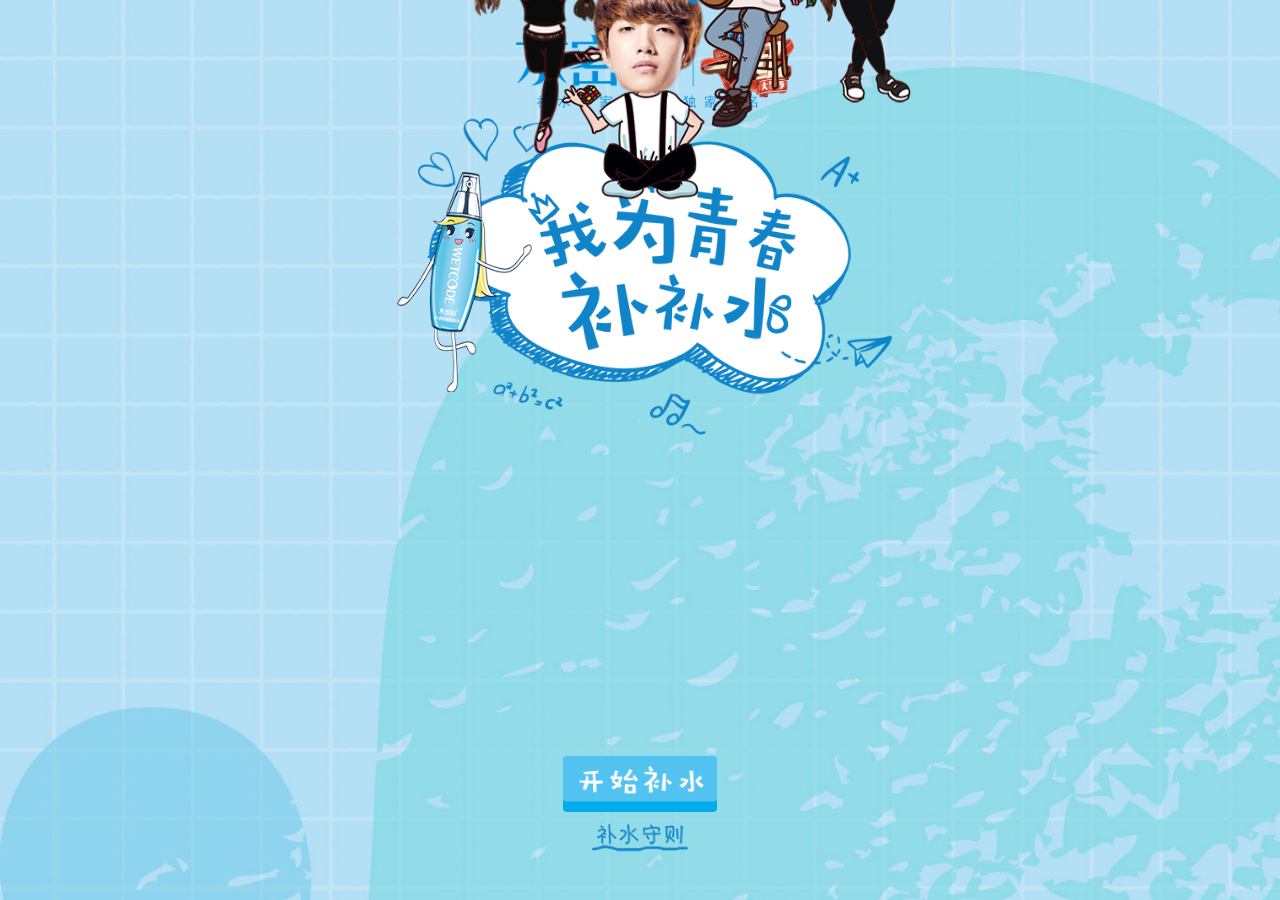
<file: index.html>
<!DOCTYPE html>
<html lang="en">
<head>
	<meta charset="UTF-8">
	<meta name="viewport" content="width=device-width, initial-scale=1.0, maximum-scale=1.0, user-scalable=0">    
	<title>我为青春补补水</title>
	<link rel="stylesheet" type="text/css" href="css/animate.css">
	<link rel="stylesheet" type="text/css" href="css/common.css">
	<link rel="stylesheet" type="text/css" href="css/index.css">

</head>
<body>
	<div id="loading">
		<div>
			<p></p>
			<span>0%</span>
		</div>			
	</div>	
	<div id="wrap">
		<div id="inner">
			<img src="img/index_logo.png" alt="" class="logo">
			<div class="word">
				<img src="img/in_bg01.png" alt="" class="con">
				<img src="img/duihua.png" alt="" class="wen">
				<img src="img/in_01.png" alt="" class="shuiping">
			</div>
			<div class="people">
				<img src="img/people_01.png" alt="">
				<img src="img/people_02.png" alt="">
				<img src="img/people_03.png" alt="">
				<img src="img/people_04.png" alt="">
				<img src="img/people_05.png" alt="">
			</div>
			<div class="water">
				<a href="choose.html" class="button">
					<img src="img/start.png" alt="" >
				</a>
				<a href="###" class="shouze1">
					<img src="img/shouze.png" alt="" >
				</a>	
			</div>
		</div>
		<div class="sz">
			<img src="img/bg.jpg" alt="">
			<div class="shouze2">
				<a href="###" class="back">
					<img src="img/a_back.png" alt="">
				</a>
				<img src="img/shouze2.png" alt="">
			</div>
		</div>
	</div>
</body>
<script type="text/javascript" src="js/zepto.min.js"></script>
<script type="text/javascript">
	var w = $(window).width();
	var h = $(window).height();
	if (w/h>0.6666) {
		$("#wrap").width($(window).height()*0.66667);
	};

	$(window).on("resize",function  () {
		var w = $(window).width();
		var h = $(window).height();
		if (w/h>0.6666) {
			$("#wrap").width($(window).height()*0.66667);
		};
	})
	$(".water").find(".shouze1").on("touchstart",function  () {
		$(".sz").css("display","block");
	})
	$(".sz").find(".back").on("touchstart",function  () {
		$(".sz").css("display","none");

	})
	var $span = $("#loading").find("span");
	var $p = $("#loading p");
	// alert($span)
	var limg = ["loading.jpg","load_font.png"]
	var imgs = ["index_logo.png","in_bg01.png","duihua.png","in_01.png","people_01.png","people_02.png","people_03.png","people_04.png","people_05.png","start.png","shouze.png","a_back.png","shouze2.png"];
	var ind = 0;
	for (var i = 0; i < limg.length; i++) {
		var img = new Image();
		img.src = "img/"+limg[i];
			img.onload = function  () {
				ind++;
				if (ind==limg.length) {
					loading(imgs,function  () {
						 $("#loading").hide();
						 $("#wrap").show();	
						})				
					};				
			}
	};
	function loading (aimg,fn) {
		for (var i = 0; i < aimg.length; i++) {
				var index = 0;
				var img = new Image();
				img.src = "img/"+aimg[i];
					img.onload = function  () {
						index++;
						var p = parseInt(index/aimg.length*100);
						$p.css("backgroundPosition","0 -"+parseInt(195*(p/100))+"px");
						$span.html(p +"%");
						// alert($span.html)
						$("#wrap").css("display","none");
						if (index==imgs.length) {
							fn&&fn();
						};
					}
			};		
	}


	
</script>
</html>
</file>
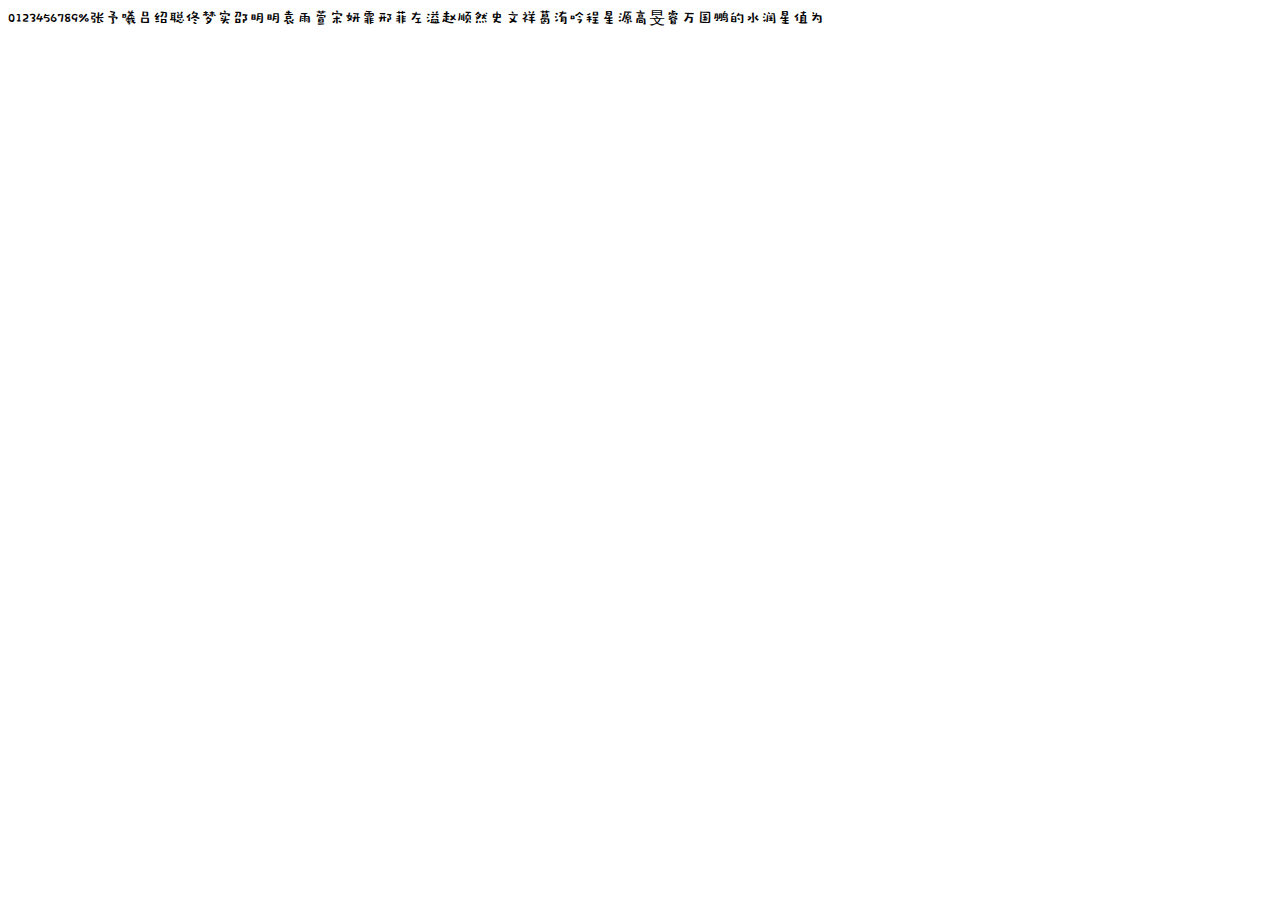
<file: font/index.html>
<!DOCTYPE html>
<html lang="en">
<head>
	<meta charset="UTF-8">
	<title>Document</title>
	<style type="text/css">
	@font-face {
	  font-family: 'myfont';
	  src: url('font/myfont.eot');
	  src:
	    url('../font/myfont.eot?#font-spider') format('embedded-opentype'),
	    url('../font/myfont.woff') format('woff'),
	    url('../font/myfont.ttf') format('truetype'),
	    url('../font/myfont.svg') format('svg');
	  font-weight: normal;
	  font-style: normal;
	}
	body{
		font-family: 'myfont';
	}
	</style>
</head>
<body>
	0123456789%张予曦吕绍聪佟梦实邵明明袁雨萱宋妍霏邢菲左溢赵顺然史文祥葛洧吟程星源高旻睿万国鹏的水润星值为
</body>
</html>
</file>
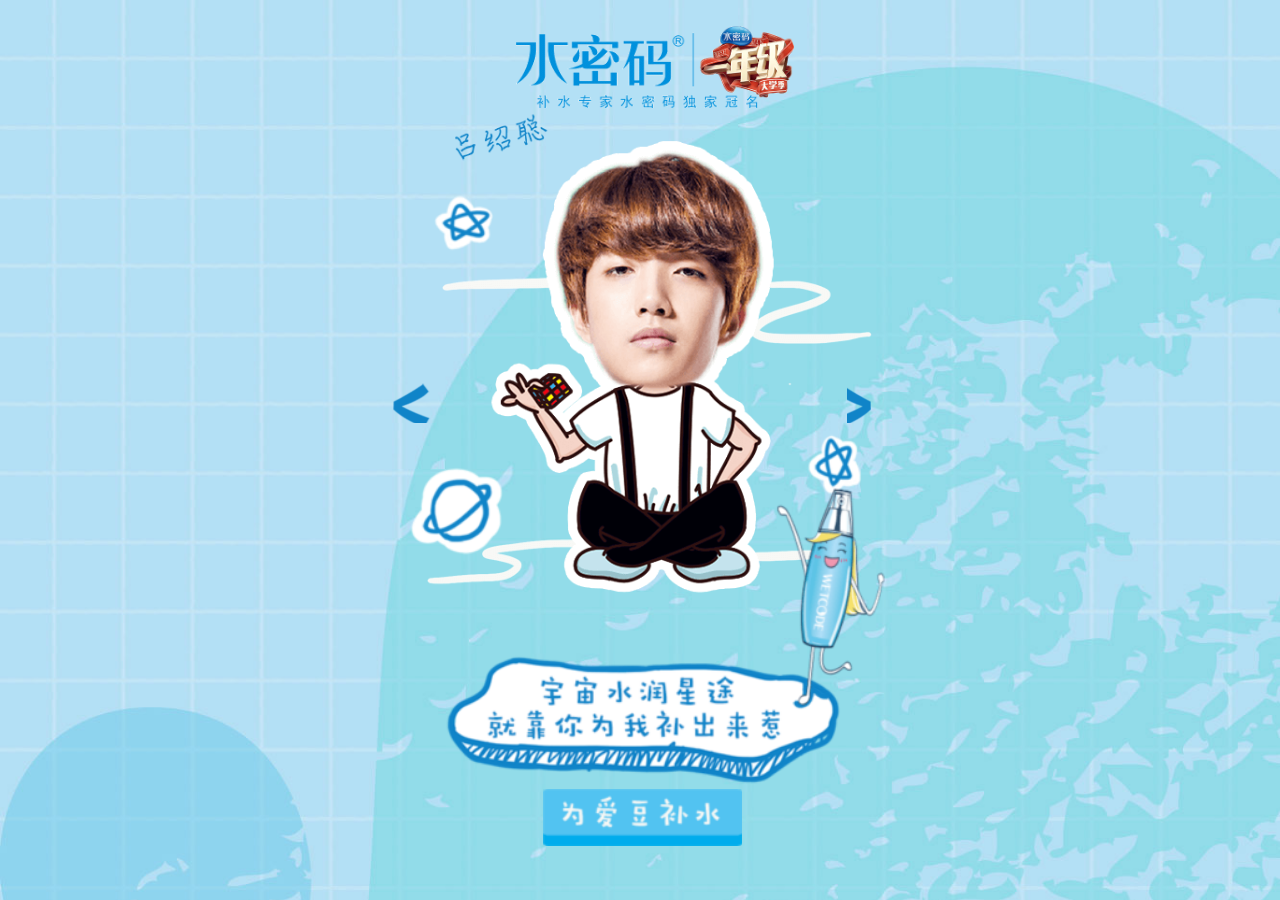
<file: choose.html>
<!DOCTYPE html>
<html lang="en">
<head>
    <meta charset="utf-8">
    <title>我为青春补补水</title>
    <meta name="viewport" content="width=device-width, initial-scale=1, minimum-scale=1, maximum-scale=1">
    <link rel="stylesheet" type="text/css" href="css/animate.css">
    <link rel="stylesheet" href="css/swiper.min.css">
    <link rel="stylesheet" type="text/css" href="css/common.css">
   	<link rel="stylesheet" href="css/choose.css">
    
</head>
<body>
	<div id="loading">
			<div>
				<p></p>
				<span>0%</span>
			</div>			
		</div>
	<div id="wrap">
		<!-- logo -->
		<img src="img/index_logo.png" alt="" class="logo">
	    <!-- Swiper -->
	    <div class="swiper-container">
	        <div class="swiper-wrapper">
	            <div class="swiper-slide">
	            	<img class="text ani" swiper-animate-effect="fadeIn" swiper-animate-duration="0.5s" swiper-animate-delay="0.5s" src="img/s_text01.png" alt="">
	            	<img class="body" src="img/s_body01.png" alt="">
	            	<img class="bg ani" swiper-animate-effect="fadeIn" swiper-animate-duration="0.5s" swiper-animate-delay="0.3s" src="img/s_e01.png" alt="">	            	
	            	<img class="water ani" swiper-animate-effect="fadeIn" swiper-animate-duration="0.5s" swiper-animate-delay="0.7s" src="img/s_water01.png" alt="">
	            </div>
	            <div class="swiper-slide">
	            	<img class="text ani" swiper-animate-effect="fadeIn" swiper-animate-duration="0.5s" swiper-animate-delay="0.5s" src="img/s_text02.png" alt="">
	            	<img class="body" src="img/s_body02.png" alt="">
	            	<img class="bg ani" swiper-animate-effect="fadeIn" swiper-animate-duration="0.5s" swiper-animate-delay="0.3s" src="img/s_e02.png" alt="">	            	
	            	<img class="water ani" swiper-animate-effect="fadeIn" swiper-animate-duration="0.5s" swiper-animate-delay="0.7s" src="img/s_water02.png" alt="">
	            </div>
	            <div class="swiper-slide">
	            	<img class="text ani" swiper-animate-effect="fadeIn" swiper-animate-duration="0.5s" swiper-animate-delay="0.5s" src="img/s_text03.png" alt="">
	            	<img class="body" src="img/s_body03.png" alt="">
	            	<img class="bg ani" swiper-animate-effect="fadeIn" swiper-animate-duration="0.5s" swiper-animate-delay="0.3s" src="img/s_e03.png" alt="">	            	
	            	<img class="water ani" swiper-animate-effect="fadeIn" swiper-animate-duration="0.5s" swiper-animate-delay="0.7s" src="img/s_water03.png" alt="">
	            </div>
	            <div class="swiper-slide">
	            	<img class="text ani" swiper-animate-effect="fadeIn" swiper-animate-duration="0.5s" swiper-animate-delay="0.5s" src="img/s_text04.png" alt="">
	            	<img class="body" src="img/s_body04.png" alt="">
	            	<img class="bg ani" swiper-animate-effect="fadeIn" swiper-animate-duration="0.5s" swiper-animate-delay="0.3s" src="img/s_e04.png" alt="">	            	
	            	<img class="water ani" swiper-animate-effect="fadeIn" swiper-animate-duration="0.5s" swiper-animate-delay="0.7s" src="img/s_water04.png" alt="">
	            </div>
	            <div class="swiper-slide">
	            	<img class="text ani" swiper-animate-effect="fadeIn" swiper-animate-duration="0.5s" swiper-animate-delay="0.5s" src="img/s_text05.png" alt="">
	            	<img class="body" src="img/s_body05.png" alt="">
	            	<img class="bg ani" swiper-animate-effect="fadeIn" swiper-animate-duration="0.5s" swiper-animate-delay="0.3s" src="img/s_e05.png" alt="">	            	
	            	<img class="water ani" swiper-animate-effect="fadeIn" swiper-animate-duration="0.5s" swiper-animate-delay="0.7s" src="img/s_water05.png" alt="">
	            </div>
	            <div class="swiper-slide">
	            	<img class="text ani" swiper-animate-effect="fadeIn" swiper-animate-duration="0.5s" swiper-animate-delay="0.5s" src="img/s_text06.png" alt="">
	            	<img class="body" src="img/s_body06.png" alt="">
	            	<img class="bg ani" swiper-animate-effect="fadeIn" swiper-animate-duration="0.5s" swiper-animate-delay="0.3s" src="img/s_e06.png" alt="">	            	
	            	<img class="water ani" swiper-animate-effect="fadeIn" swiper-animate-duration="0.5s" swiper-animate-delay="0.7s" src="img/s_water06.png" alt="">
	            </div>
	            <div class="swiper-slide">
	            	<img class="text ani" swiper-animate-effect="fadeIn" swiper-animate-duration="0.5s" swiper-animate-delay="0.5s" src="img/s_text07.png" alt="">
	            	<img class="body" src="img/s_body07.png" alt="">
	            	<img class="bg ani" swiper-animate-effect="fadeIn" swiper-animate-duration="0.5s" swiper-animate-delay="0.3s" src="img/s_e07.png" alt="">	            	
	            	<img class="water ani" swiper-animate-effect="fadeIn" swiper-animate-duration="0.5s" swiper-animate-delay="0.7s" src="img/s_water07.png" alt="">
	            </div>
	            <div class="swiper-slide">
	            	<img class="text ani" swiper-animate-effect="fadeIn" swiper-animate-duration="0.5s" swiper-animate-delay="0.5s" src="img/s_text08.png" alt="">
	            	<img class="body" src="img/s_body08.png" alt="">
	            	<img class="bg ani" swiper-animate-effect="fadeIn" swiper-animate-duration="0.5s" swiper-animate-delay="0.3s" src="img/s_e08.png" alt="">	            	
	            	<img class="water ani" swiper-animate-effect="fadeIn" swiper-animate-duration="0.5s" swiper-animate-delay="0.7s" src="img/s_water08.png" alt="">
	            </div>
	            <div class="swiper-slide">
	            	<img class="text ani" swiper-animate-effect="fadeIn" swiper-animate-duration="0.5s" swiper-animate-delay="0.5s" src="img/s_text09.png" alt="">
	            	<img class="body" src="img/s_body09.png" alt="">
	            	<img class="bg ani" swiper-animate-effect="fadeIn" swiper-animate-duration="0.5s" swiper-animate-delay="0.3s" src="img/s_e09.png" alt="">	            	
	            	<img class="water ani" swiper-animate-effect="fadeIn" swiper-animate-duration="0.5s" swiper-animate-delay="0.7s" src="img/s_water09.png" alt="">
	            </div>
	            <div class="swiper-slide">
	            	<img class="text ani" swiper-animate-effect="fadeIn" swiper-animate-duration="0.5s" swiper-animate-delay="0.5s" src="img/s_text10.png" alt="">
	            	<img class="body" src="img/s_body10.png" alt="">
	            	<img class="bg ani" swiper-animate-effect="fadeIn" swiper-animate-duration="0.5s" swiper-animate-delay="0.3s" src="img/s_e10.png" alt="">	            	
	            	<img class="water ani" swiper-animate-effect="fadeIn" swiper-animate-duration="0.5s" swiper-animate-delay="0.7s" src="img/s_water10.png" alt="">
	            </div>
	            <div class="swiper-slide">
	            	<img class="text ani" swiper-animate-effect="fadeIn" swiper-animate-duration="0.5s" swiper-animate-delay="0.5s" src="img/s_text11.png" alt="">
	            	<img class="body" src="img/s_body11.png" alt="">
	            	<img class="bg ani" swiper-animate-effect="fadeIn" swiper-animate-duration="0.5s" swiper-animate-delay="0.3s" src="img/s_e11.png" alt="">	            	
	            	<img class="water ani" swiper-animate-effect="fadeIn" swiper-animate-duration="0.5s" swiper-animate-delay="0.7s" src="img/s_water11.png" alt="">
	            </div>
	            <div class="swiper-slide">
	            	<img class="text ani" swiper-animate-effect="fadeIn" swiper-animate-duration="0.5s" swiper-animate-delay="0.5s" src="img/s_text12.png" alt="">
	            	<img class="body" src="img/s_body12.png" alt="">
	            	<img class="bg ani" swiper-animate-effect="fadeIn" swiper-animate-duration="0.5s" swiper-animate-delay="0.3s" src="img/s_e12.png" alt="">	            	
	            	<img class="water ani" swiper-animate-effect="fadeIn" swiper-animate-duration="0.5s" swiper-animate-delay="0.7s" src="img/s_water12.png" alt="">
	            </div>
	            <div class="swiper-slide">
	            	<img class="text ani" swiper-animate-effect="fadeIn" swiper-animate-duration="0.5s" swiper-animate-delay="0.5s" src="img/s_text13.png" alt="">
	            	<img class="body" src="img/s_body13.png" alt="">
	            	<img class="bg ani" swiper-animate-effect="fadeIn" swiper-animate-duration="0.5s" swiper-animate-delay="0.3s" src="img/s_e13.png" alt="">            	
	            	<img class="water ani" swiper-animate-effect="fadeIn" swiper-animate-duration="0.5s" swiper-animate-delay="0.7s" src="img/s_water13.png" alt="">
	            </div>
	            <div class="swiper-slide">
	            	<img class="text ani" swiper-animate-effect="fadeIn" swiper-animate-duration="0.5s" swiper-animate-delay="0.5s" src="img/s_text14.png" alt="">
	            	<img class="body" src="img/s_body14.png" alt="">
	            	<img class="bg ani" swiper-animate-effect="fadeIn" swiper-animate-duration="0.5s" swiper-animate-delay="0.3s" src="img/s_e14.png" alt="">	   
	            	<img class="water ani" swiper-animate-effect="fadeIn" swiper-animate-duration="0.5s" swiper-animate-delay="0.7s" src="img/s_water14.png" alt="">
	            </div>
	        </div>
	        <!-- Add Arrows -->
	        <div class="swiper-button-next"></div>
	        <div class="swiper-button-prev"></div>
	    </div>
	    <div class="s_tab">
	    	<a href="###" class="button">
				<img src="img/s_tab.png" alt="" >
			</a>
	    </div>
	</div>
	<script type="text/javascript" src="js/zepto.min.js"></script>
	<script type="text/javascript" src="js/swiper.animate1.0.2.min.js"></script>
    <!-- Swiper JS -->
    <script src="js/swiper.min.js"></script>

    <!-- Initialize Swiper -->
    <script>
	var swiper;   	
	var w = $(window).width();
	var h = $(window).height();
	if (w/h>0.6666) {
		$("#wrap").width($(window).height()*0.66667);
	};

	$(window).on("resize",function  () {
		var w = $(window).width();
		var h = $(window).height();
		if (w/h>0.6666) {
			$("#wrap").width($(window).height()*0.66667);
		};
	})
	//守则
	$(".water").find(".shouze1").on("click",function  () {
		$("#inner").css("display","none");
		$(".shouze2").css("display","block");
	})
	$(".shouze2").find(".back").on("click",function  () {
		$("#inner").css("display","block");
		$(".shouze2").css("display","none");
	})

	// loading
	var $span = $("#loading").find("span");
	var $p = $("#loading p");
	// alert($span)
	var limg = ["loading.jpg","load_font.png"]
	var imgs = ["index_logo.png","s_text01.png","s_body01.png","s_e01.png","s_water01.png","s_text02.png","s_text03.png","s_text04.png","s_text05.png","s_text06.png","s_text07.png","s_text08.png","s_text09.png","s_text10.png","s_text11.png","s_text12.png","s_text13.png","s_text14.png","s_body02.png","s_body03.png","s_body04.png","s_body05.png","s_body06.png","s_body07.png","s_body08.png","s_body09.png","s_body10.png","s_body11.png","s_body12.png","s_body13.png","s_body14.png","s_e02.png","s_e03.png","s_e04.png","s_e05.png","s_e06.png","s_e07.png","s_e08.png","s_e09.png","s_e10.png","s_e11.png","s_e12.png","s_e13.png","s_e14.png","s_water02.png","s_water03.png","s_water04.png","s_water05.png","s_water06.png","s_water07.png","s_water08.png","s_water09.png","s_water10.png","s_water11.png","s_water12.png","s_water13.png","s_water14.png"];
	var ind = 0;
	for (var i = 0; i < limg.length; i++) {
		var img = new Image();
		img.src = "img/"+limg[i];
			img.onload = function  () {
				ind++;
				if (ind==limg.length) {
					loading(imgs,function  () {
						 $("#loading").hide();
						 $("#wrap").show();	
						swiper = new Swiper('.swiper-container', {
						        slidesPerView: 1,
						        paginationClickable: true,
						        spaceBetween: 30,
						        keyboardControl: true,
						        nextButton: '.swiper-button-next',
						        prevButton: '.swiper-button-prev',
						        loop : true,
						        onInit: function(swiper){ //Swiper2.x的初始化是onFirstInit
								    swiperAnimateCache(swiper); //隐藏动画元素 
								    swiperAnimate(swiper); //初始化完成开始动画
								}, 
								  onSlideChangeEnd: function(swiper){ 
								    swiperAnimate(swiper); //每个slide切换结束时也运行当前slide动画
								} 
						    });
						})				
					};				
			}
	};
	function loading (aimg,fn) {
		for (var i = 0; i < aimg.length; i++) {
				var index = 0;
				var img = new Image();
				img.src = "img/"+aimg[i];
					img.onload = function  () {
						index++;
						var p = parseInt(index/aimg.length*100);
						$p.css("backgroundPosition","0 -"+parseInt(195*(p/100))+"px");
						$span.html(p +"%");
						// alert($span.html)
						$("#wrap").css("display","none");
						if (index==imgs.length) {
							fn&&fn();
						};
					}
			};		
	}	
	$(".button").tap(function  () {
		var $index = swiper.activeIndex-1;

		if ($index<0) {
			$index = 13
		}else if ($index>13) {
			$index = 0;
		};

		setTimeout(function  () {
			window.location.href = "game.html?index="+$index;
		},100)
		
	})

    </script>
</body>
</html>
</file>
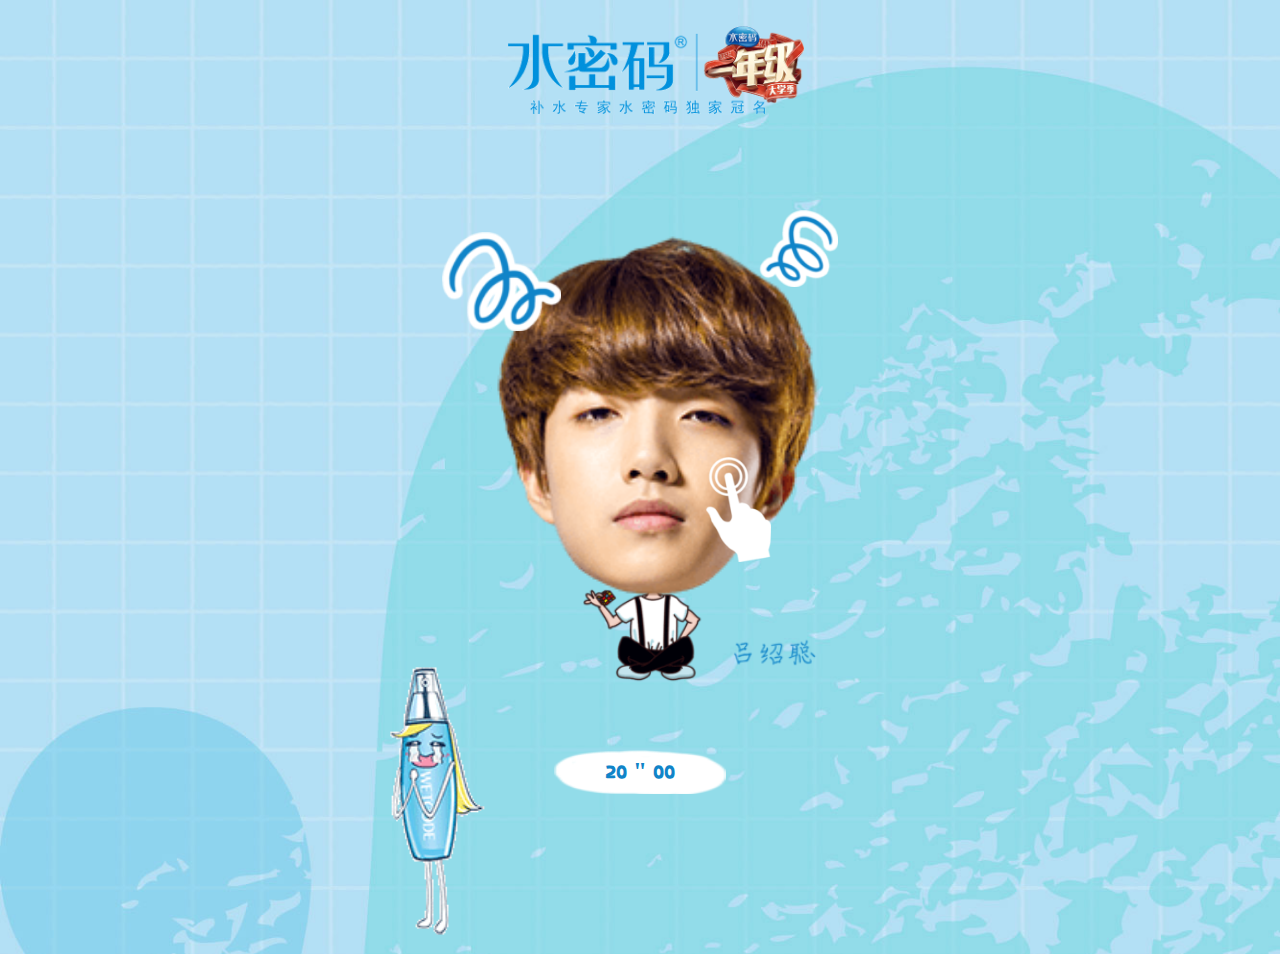
<file: game.html>
<!DOCTYPE html>
<html lang="en">
<head>
	<meta charset="UTF-8">
	<meta name="viewport" content="width=device-width, initial-scale=1.0, maximum-scale=1.0, user-scalable=0">
	<title>我为青春补补水</title>
	<link rel="stylesheet" type="text/css" href="css/animate.css">
	<link rel="stylesheet" type="text/css" href="css/common.css">
	<link rel="stylesheet" type="text/css" href="css/game.css">
</head>
<body>
	<div id="loading">
		<div>
			<p></p>
			<span>0%</span>
		</div>			
	</div>	
	<div id="wrap">
		<div id="inner">
			<div class="game">
				<img src="img/index_logo.png" alt="" class="logo">
				<div class="peo">
				<div id="img">
					<img src="img/biao01.png" alt="" class="biao01">
					<img src="img/biao02.png" alt="" class="biao02">
	<!-- 				<img src="img/biao51.png" alt="" class="img1">
					<img src="img/biao52.png" alt="" class="img2"> -->
	<!-- 				<img src="img/biao101.png" alt="" class="img3">
					<img src="img/biao102.png" alt="" class="img4"> -->
	<!-- 				<img src="img/biao151.png" alt="" class="img5">
					<img src="img/biao152.png" alt="" class="img6"> -->
					</div>
					<div class="chat">
						<!-- <img src="img/chat1.png" alt="" class="chat_1"> -->
<!-- 						<img src="img/chat2.png" alt="" class="chat_2">
						<img src="img/chat3.png" alt="" class="chat_3"> -->
					</div>
					<div class="people">
						<img src="img/peo0_head.png" alt="" class="head">
						<img src="img/peo0_body.png" alt="" class="body">
						<img src="img/hand.png" alt="" class="hand">
					</div>
				</div>
				<div class="foot">
					<div class="time">
						<p>
							<span id="timeshow">20</span>
							<em>"</em>
							<span id="secondshow">00</span>
						</p>
					</div>
					<div class="product">
						<img src="img/product.png" alt="">
					</div>
				</div>
			</div>
			<div class="result">
				<div class="result_c">
					<img src="img/result.png" alt="">
					<div id="mingzi">
						<p class="name">吕绍聪</p>
						<span>的水润星值为</span>
					</div>
				</div>
				<div class="score clear">
					<!-- <img src="img/1.png" alt="">
					<img src="img/1.png" alt=""> -->
				</div>
				<div class="result_p">
					<div class="con" style="display:none">
						<img src="img/rt_11.png" alt="" class="img_1">
						<img src="img/rt_12.png" alt="">
					</div>
					<div class="con" style="display:none">
						<img src="img/rt_21.png" alt="" class="img_1">
						<img src="img/rt_22.png" alt="">
					</div>
					<div class="con" style="display:none">
						<img src="img/rt_31.png" alt="" class="img_1">
						<img src="img/rt_32.png" alt="">
					</div>
				</div>
				<div class="result_b">
					<img src="img/r_1.png" alt="" class="i1">
					<img src="img/r_2.png" alt="" class="i2">
					<img src="img/r_3.png" alt="" class="i3">
				</div>
				<div class="button">
					<img src="img/choujiang.png" alt="">
				</div>
			</div>
			<div class="choujiang">
				<div class="lottery_i">
					<img src="img/text_01.png" alt="">
				</div>
				<div class="lottery_pro">
					<ul class="clear">
						<li class="li1 fl"><img src="img/pro_01.png" alt=""></li>
						<li class="li2 fl"><img src="img/pro_02.png" alt=""></li>
						<li class="li3 fl"><img src="img/pro_03.png" alt=""></li>
					</ul>
				</div>
				<div class="phone">
					<img src="img/yujing.png" alt="" class="xize">
					<div class="phone_b">
						<img src="img/photo.png" alt="">
						<input type="text" class="txt">
					</div>
				</div>
				<div class="footer">
					<div class="submit">
						<img src="img/tijiao.png" alt="">
					</div>
					<div class="fajiang">
						<img src="img/xize.png" alt="">
					</div>
				</div>
			</div>
		</div>
		<div class="rules">
			<a href="###"><img src="img/a_back.png" alt="" class="back"></a>
			<img src="img/fajiang.png" alt="" class="rules_xize">
			<img src="img/a_01.png" alt="" class="ping">
		</div>
		<div class="share">
			<div class="share_main">
				<img src="img/abc.png" alt="" class="abc">
				<img src="img/to_share.png" alt="" class="to_share">
				<img src="img/pen.png" alt="" class="pen">
				<img src="img/share_text2.png" alt="" class="share_text2">
				<img src="img/share_text.png" alt="" class="share_text">
				<img src="img/sh_people.png" alt="" class="sh_people">
			</div>
		</div>
	</div>
</body>
<script type="text/javascript" src="js/zepto.min.js"></script>
<script type="text/javascript" src="js/game.js"></script>
<script type="text/javascript">

	//loading
	var limg = ["loading.jpg","load_font.png"];
	var imgs = ["index_logo.png","biao01.png","biao02.png","biao51.png","biao52.png","biao101.png","biao102.png","biao151.png","biao152.png","chat1.png","chat2.png","chat3.png","peo0_head.png","peo1_head.png","peo2_head.png","peo3_head.png","peo4_head.png","peo5_head.png","peo6_head.png","peo7_head.png","peo8_head.png","peo9_head.png","peo10_head.png","peo11_head.png","peo12_head.png","peo13_head.png","peo0_body.png","peo1_body.png","peo2_body.png","peo3_body.png","peo4_body.png","peo5_body.png","peo6_body.png","peo7_body.png","peo8_body.png","peo9_body.png","peo10_body.png","peo11_body.png","peo12_body.png","peo13_body.png","hand.png","product.png","result.png","0.png","1.png","2.png","3.png","4.png","5.png","6.png","7.png","8.png","9.png","rt_11.png","rt_12.png","rt_21.png","rt_22.png","rt_31.png","rt_32.png","r_1.png","r_2.png","r_3.png","choujiang.png","text_01.png","pro_01.png","pro_02.png","pro_03.png","yujing.png","photo.png","tijiao.png","xize.png","a_back.png","fajiang.png","a_01.png","abc.png","to_share.png","pen.png","share_text2.png","share_text.png","sh_people.png"];
	var $span = $("#loading").find("span");
	var $p = $("#loading p");
	var ind = 0;
	for (var i = 0; i < limg.length; i++) {
		var img = new Image();
		img.src = "img/"+limg[i];
			img.onload = function  () {
				ind++;
				if (ind==limg.length) {
					loading(imgs,function  () {
						 $("#loading").hide();
						 $("#wrap").show();	
						})				
					};				
			}
	};
	function loading (aimg,fn) {
		for (var i = 0; i < aimg.length; i++) {
				var index = 0;
				var img = new Image();
				img.src = "img/"+aimg[i];
					img.onload = function  () {
						index++;
						var p = parseInt(index/aimg.length*100);
						$p.css("backgroundPosition","0 -"+parseInt(195*(p/100))+"px");
						$span.html(p +"%");
						// alert($span.html)
						$("#wrap").css("display","none");
						if (index==imgs.length) {
							fn&&fn();
						};
					}
			};		
	}	

	
</script>
</html>
</file>
<file: css/common.css>
body,h1,h2,h3,h4,p,dl,dd,ul,ol,form,input,textarea,th,td,select{margin: 0;padding: 0;}
em{font-style: normal;}
li{list-style: none;}
a{text-decoration: none;}
img{border: none;vertical-align: top;}
table{border-collapse: none;}
input,textarea{outline: none;}
textarea{resize:none;overflow: auto;}
body{font-size:12px;font-family:'myfont';}
	@font-face {
	  font-family: 'myfont';
	  src: url('font/myfont.eot');
	  src:
	    url('../font/myfont.eot?#font-spider') format('embedded-opentype'),
	    url('../font/myfont.woff') format('woff'),
	    url('../font/myfont.ttf') format('truetype'),
	    url('../font/myfont.svg') format('svg');
	  font-weight: normal;
	  font-style: normal;
	}

html,body{
	width: 100%;
	height: 100%;
}
body{
	background: url(../img/bg.jpg) no-repeat;
	background-size: cover;
}
#wrap{
	width: 100%;
	height: 100%;
	max-width: 640px;
	min-width: 320px;
	margin: auto;
	position: relative;
}
#loading{
	width: 100%;
	height: 100%;
	background: #b4dff4;
	z-index: 9999;
	position: absolute;
}
#loading div{
	width: 245px;
	position: absolute;
	left: 50%;
	margin-left: -122.5px;
	top: 50%;
	margin-top: -50px;

}
#loading p{
	background: url(../img/loading.jpg);
	background-size: 245px auto;
	height: 75px;
	-webkit-mask-image:url(../img/load_font.png);
	background-position: 0 0px;
}
#loading span{
	position: absolute;
	color: #52b9ef;
    font-size: 20px;
    line-height: 40px;
	left: 50%;
	margin-left: -20px;
}
</file>
<file: css/index.css>
body,h1,h2,h3,h4,p,dl,dd,ul,ol,form,input,textarea,th,td,select{margin: 0;padding: 0;}
em{font-style: normal;}
li{list-style: none;}
a{text-decoration: none;}
img{border: none;vertical-align: top;}
table{border-collapse: none;}
input,textarea{outline: none;}
textarea{resize:none;overflow: auto;}
body{font-size:12px;font-family: 'myfont';}
	@font-face {
	  font-family: 'myfont';
	  src: url('font/myfont.eot');
	  src:
	    url('../font/myfont.eot?#font-spider') format('embedded-opentype'),
	    url('../font/myfont.woff') format('woff'),
	    url('../font/myfont.ttf') format('truetype'),
	    url('../font/myfont.svg') format('svg');
	  font-weight: normal;
	  font-style: normal;
	}
#wrap{
	position: relative;
}
.logo{
	width: 46.36159%;
	position: absolute;
	top: 2.931442%;
	left: 50%;
	margin-left: -20.7%;/*66/1333=4.951237%,(4.951237%-46.36159%)/2*/
}
.word{
	width: 90%;
	position: absolute;
	top: 12.3%;
	left: 0;
	right: 0;
	margin: auto;
}
.word .con{
	width: 100%;
	-webkit-animation:zoomIn 1s 3.5s both;
}
.word .wen{
	width: 50%;
	position: absolute;
	top: 23%;
	left: 29%;
	-webkit-animation:bounceIn 1s 4s both;
}
.word .shuiping{
	width: 25%;
	position: absolute;
	top: 19%;
	left: 5%;
	-webkit-animation:zoomIn 1s 3.5s both;
}
.people{
	width: 94.5%;
	position: absolute;
	top: 44.586288%;
	left: 2%;
}
.people img{
	position: absolute;
}
.people img:nth-child(1){
	width: 39.047619%;
	top: -100%;
	left: 0%;
	position: relative;
	-webkit-transform:translate3d(0,-200%,0);
	-webkit-animation:fadeInDownBig 3.5s both;
}
.people img:nth-child(2){
	width: 32.619047%;
	top: 17%;
    left: 20%;
    -webkit-transform:translate3d(0,-200%,0);
	-webkit-animation:fadeInDownBig 2s both;
}
.people img:nth-child(3){
	width: 26.587301%;
	top: 24%;
    left: 37%;
	z-index: 2;
	-webkit-transform:translate3d(0,-200%,0);
	-webkit-animation:fadeInDownBig 1s both;
}
.people img:nth-child(4){
	width: 21.1111111%;
	top: 13%;
	left: 59%;
	-webkit-transform:translate3d(0,-200%,0);
	-webkit-animation:fadeInDownBig 2s both;
}
.people img:nth-child(5){
	width: 26.507936%;
	top: 12%;
   	left: 77%;
   	-webkit-transform:translate3d(0,-200%,0);
	-webkit-animation:fadeInDownBig 3.5s both;
}
/*@-webkit-keyframes down{
	from{
		-webkit-transform:translate3d(0,-200%,0);
	}
	to{
		-webkit-transform:translate3d(0,0%,0);
	}
}*/
.water{
	width: 100%;
	position: absolute;
	top: 84%;
}
.water .button{
	display: block;
	text-align: center;
}
.water .button img{
	width: 25.581395%;
}
.water .shouze1 img{
	width: 16.279069%;

}
.water .shouze1{
	margin-top: 2%;
	display: block;
	text-align: center;
}
#inner{
	display: block;
}
.sz{
	position: relative;
	top: 0;
	left: 0;
	z-index: 100;
	display: none;
}
.shouze2{
	width: 83.1207%;
	position: absolute;
	top: 2%;
	left: 0;
	right: 0;
	margin: auto;
	z-index: 9999;
}
.shouze2 img{
	width: 100%;
}
.shouze2 .back img{
	width: 100%;
}
.shouze2 .back{
	width: 10%;
	display: block;
	position: absolute;
	top: 12%;
	right: 7%;
}
@media screen and (max-height: 480px){
	.water{
		top: 87%;
	}
	.water .button img{
		width: 21.581395%;
}
	.water .shouze1 img{
		width: 14.279069%;

	}
}
</file>
<file: css/choose.css>
body,h1,h2,h3,h4,p,dl,dd,ul,ol,form,input,textarea,th,td,select{margin: 0;padding: 0;}
em{font-style: normal;}
li{list-style: none;}
a{text-decoration: none;}
img{border: none;vertical-align: top;}
table{border-collapse: none;}
input,textarea{outline: none;}
textarea{resize:none;overflow: auto;}
body{font-size:12px;font-family: 'myfont';}
	@font-face {
	  font-family: 'myfont';
	  src: url('font/myfont.eot');
	  src:
	    url('../font/myfont.eot?#font-spider') format('embedded-opentype'),
	    url('../font/myfont.woff') format('woff'),
	    url('../font/myfont.ttf') format('truetype'),
	    url('../font/myfont.svg') format('svg');
	  font-weight: normal;
	  font-style: normal;
	}
html, body {
    width: 100%;
    height: 100%;
}
#wrap{
	display: none;
}
.logo{
	width: 46.36159%;
	position: absolute;
	top: 2.931442%;
	left: 50%;
	margin-left: -20.7%;/*66/1333=4.951237%,(4.951237%-46.36159%)/2*/
}

.swiper-container {
	position: absolute;
	top: 12.671394%;
	left: 7.126781%;
    width: 85.596399%;
    /*overflow:visible;/*默认值*/*/
	
}
.swiper-slide {
	width: 85.596399%;
    text-align: center;
    font-size: 18px;

    /* Center slide text vertically */
    display: -webkit-box;
    display: -ms-flexbox;
    display: -webkit-flex;
    display: flex;
    -webkit-box-pack: center;
    -ms-flex-pack: center;
    -webkit-justify-content: center;
    justify-content: center;
    -webkit-box-align: center;
    -ms-flex-align: center;
    -webkit-align-items: center;
    align-items: center;
}
.swiper-slide img{
	width: 100%;
}
.swiper-slide .text{
	
}
.swiper-slide .bg{
	position: absolute;
	top: 0;
	left: 0;
	
}
.swiper-slide .body{
	position: absolute;
	top: 0;
	left: 0;
}
.swiper-slide .water{
	position: absolute;
	top: 0;
	left: 0;
	
}
.swiper-button-next{
	position: absolute;
    top: 40%;
	width: 7.576894%;
	background: url(../img/s_tab_r.png) -28px 0 no-repeat;
}
.swiper-button-prev{
	position: absolute;
    top: 40%;
	width: 7.576894%;
	background: url(../img/s_tab_l.png) no-repeat;
}
.s_tab{
	width: 33.28125%;
	position: absolute;
	left: 33.758440%;
	bottom: 6.004728%;
}
.s_tab img{
	width: 100%;
}
@media screen and (max-height: 480px){
	.swiper-container{
		width: 80%;
		left: 10%;
	}
}
</file>
<file: css/game.css>
body,h1,h2,h3,h4,p,dl,dd,ul,ol,form,input,textarea,th,td,select{margin: 0;padding: 0;}
em{font-style: normal;}
li{list-style: none;}
a{text-decoration: none;}
img{border: none;vertical-align: top;}
table{border-collapse: none;}
input,textarea{outline: none;}
textarea{resize:none;overflow: auto;}
body{font-size:12px;font-family: 'myfont';}
	@font-face {
	  font-family: 'myfont';
	  src: url('font/myfont.eot');
	  src:
	    url('../font/myfont.eot?#font-spider') format('embedded-opentype'),
	    url('../font/myfont.woff') format('woff'),
	    url('../font/myfont.ttf') format('truetype'),
	    url('../font/myfont.svg') format('svg');
	  font-weight: normal;
	  font-style: normal;
	}
.fl{
	float: left;
}
.fr{
	float: right;
}
.clear{
	zoom:1;
}
.clear:after{
  content: "";
  clear: both;
  height: 0;
  overflow: hidden;
  display: block;
}
/*#inner{
	display: block;
}*/
.logo{
	width: 46.36159%;
	position: absolute;
	top: 2.931442%;
	left: 50%;
	margin-left: -20.7%;/*66/1333=4.951237%,(4.951237%-46.36159%)/2*/
}
.game{
	display: block;
	/*display: none;*/
}
.peo{
	width: 62%;
	position: relative;
	margin:0 auto;
	padding-top: 80%;
	/*margin-top: -5%;*/
}
.peo .chat img{
	position: absolute;
	z-index: 100;
	top: 23%;
	left: -30%;
	/*display: none;*/
}
.peo .chat_1{
	width: 80%;
	/*display: none;*/
}
.peo .chat_2 {
	width: 100%;
	/*display: none;*/
}
.peo .chat_3{
	width: 100%;
	/*display: none;*/
}
.people .head{
	width: 100%;
	position: absolute;
	top: 23%;
	left: 0%;
	/*-webkit-animation:heads 1s infinite;*/
	transform-origin:50% 70% 0px;
	transition:all 0.01s;	
}

.people .body{
	display: block;
	width: 100%;
}
.people .hand{
	width: 16.354088%;
	position: absolute;
	top: 63%;
	right: 17%;
	-webkit-animation: fadeIn 1s infinite;
	display: block;
}
.biao01{
	width: 20.0198216%;
	position: absolute;
	top:  29%;
	right: 0%;
	z-index: 10;
}
.biao02{
	width: 30.0198216%;
	position: absolute;
	top:  32%;
	left: 0%;
	z-index: 10;
}
.img1{
	width: 23%;
	position: absolute;
	top: 18%;
	right: -8%;
}
.img2{
	width: 25%;
	position: absolute;
	top: 70%;
	left: 0%;
}
.img3{
	width: 65%;
	position: absolute;
	top: 62%;
	left: 20%;
	z-index: 10;	
}
.img4{
	width: 40%;
	position: absolute;
	top: 72%;
	left: -9%;
	z-index: 10;
}
.img5{
	width: 20%;
	position: absolute;
	top: 30%;
	right: -5%;
}
.img6{
	width: 35%;
	position: absolute;
	top: 62%;
	left: -8%;
	z-index: 10;
}
.foot{
	width: 100%;
	position: relative;
}
.foot .time{
	width: 100%;
}
.foot .time p{
	width: 25%;
	background: url(../img/time_bg.png)no-repeat;
	background-size: 100% 100%;
	font-size: 25px;
	color: #1084c8;
	text-align: center;
	padding: 1%;
	margin: 4% auto 0;
	font-weight: bold;

}
.product{
	width: 35%;
	position: absolute;
	top: -248%;
	left: 0;
}
.product img{
	width: 100%;
}
.result{
	width: 100%;
	padding: 6% 0 7% 0;
	display: none;
}
.result .result_c{
	width: 94%;
}
.result_c img{
	width: 100%;
}
.result_c .name{
	position: absolute;
	top: 7%;
	left: 12%;
	font-size: 30px;
	color:  #1084c8;
	
}
.result_c span{
	position: absolute;
	top: 7%;
	left: 38%;
	font-size: 30px;
	color:  #1084c8;
}
.score{
	width: 44%;
	margin:3% auto;
}
.score img{
	float: left;
	width: 50%;
}
.result_p{
	width: 68.492123%;
	margin: auto;

}
.result_p img{
	width: 100%;
}

.result_p .img_1{
	margin-bottom:5%;
}
.result_b{
	width: 68.5%;
	margin: 5% auto 2%;
	text-align: center;
}
.result_b .i1{
	width: 85%;
}
.result_b img{
	width: 100%;
}
.result_b .i2{
	width: 23.7677%;
	display: none;
}
.result_b .i3{
	width: 21.57721%;
	display: none;
}
.button{
	width: 43.310577%;
	margin: auto;
}
.button img{
	width: 100%;
}
.choujiang{
	display: none;
}
.lottery_i{
	width:  79.2198%;
	padding-top: 8%;
	margin: auto;
}
.lottery_i img{
	width: 100%;
}
.lottery_pro{
	width: 91.5%;
	margin: 0 auto 5.7%;
}
.lottery_pro .li1{
	width: 33.36%;
	margin-right: 2.75%;
}
.lottery_pro img{
	width: 100%;
}
.lottery_pro .li2{
	width: 31.14%;
	margin-right: 2.75%;
}
.lottery_pro .li3{
	width: 30%;
}
.phone{
	position: relative;
}
.xize{
	width: 75%;	
	display: block;
	margin:0 auto 6.15%;
}
.phone_b{
	width: 67.816954%;
	margin: 0 auto 5%;
}
.phone_b img{
	width: 100%;
}
.phone_b input {
	width: 34%;
	position: absolute;
	top: 75%;
	left: 44%;
	font-size: 20px;
	color: #1888ca;
	border: none;
}
.footer{
	width: 100%;
}
.submit{
	width: 30.656414%;
	margin: 0 auto 2%;
}
.submit img{
	width: 100%;
}
.fajiang{
	width: 20.479369%;
	margin: 0 auto 0;
}
.fajiang img{
	width: 100%;
}
.rules{
	padding-top: 9%	;
	display: none;
}
.rules .back{
	width: 10%;
	position: absolute;
	top: 7%;
	right: 14%;
}

.rules_xize{
	width: 80%;
	display: block;
	margin:auto;
}
.ping{
	width: 22%;
	position: absolute;
	top: 65%;
	right: 5%;
}
.share{
	padding-top: 3.498817%;
	display: none;
}
.share_main{
	width: 100%;
	position: relative;
	padding-top: 66.71875%;
}
.share_main .abc{
	width: 16.65416%;
	position: absolute;
	top: 0;
	left: 41.93548%;
}
.to_share{
	width: 13.87846%;
	position: absolute;
    top: 0;
    right: 12%;
    -webkit-animation: fadeInDown 1s;
}
.share_main .pen{
	width: 9.7524381%;
	position: absolute;
    top: 20.898345%;
    left: 84.32108%;
}
.share_text{
	width: 84.846211%;
	position: absolute;
    top: 84%;
    left: 7.6519129%;
}
.share_text2{
    width: 61.44036%;
    position: absolute;
    top: 25%;
    left: 15.303825%;
    -webkit-animation: zoomIn 1s;	
}
.sh_people{
	width: 100%;
	position: absolute;
}
</file>
